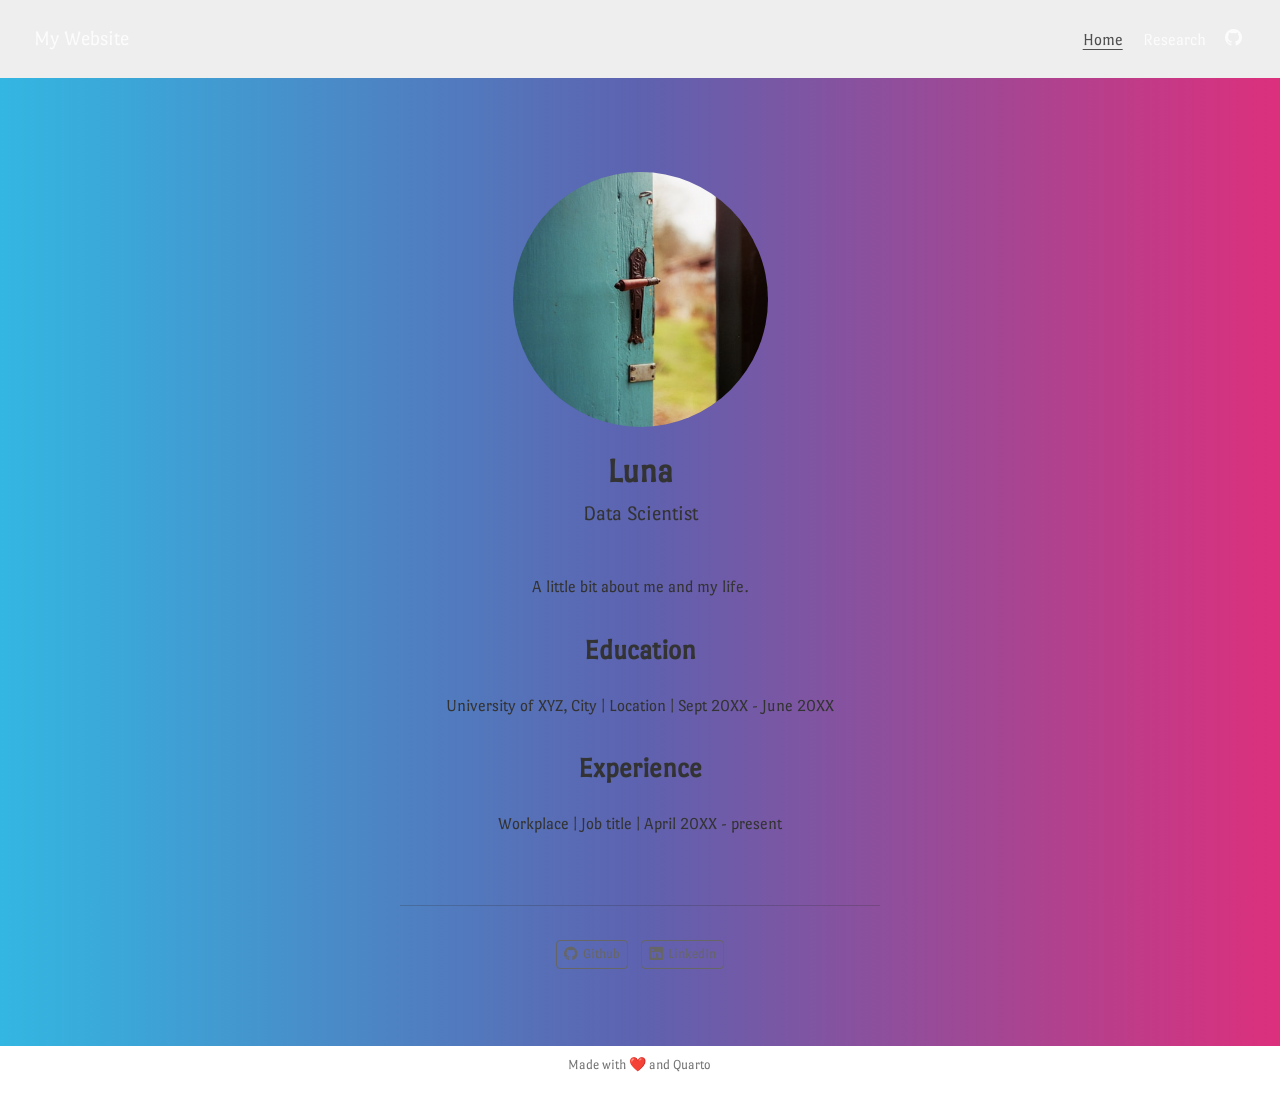
<file: docs/index.html>
<!DOCTYPE html>
<html xmlns="http://www.w3.org/1999/xhtml" lang="en" xml:lang="en"><head>

<meta charset="utf-8">
<meta name="generator" content="quarto-1.8.25">

<meta name="viewport" content="width=device-width, initial-scale=1.0, user-scalable=yes">


<title>Luna – My Website</title>
<style>
code{white-space: pre-wrap;}
span.smallcaps{font-variant: small-caps;}
div.columns{display: flex; gap: min(4vw, 1.5em);}
div.column{flex: auto; overflow-x: auto;}
div.hanging-indent{margin-left: 1.5em; text-indent: -1.5em;}
ul.task-list{list-style: none;}
ul.task-list li input[type="checkbox"] {
  width: 0.8em;
  margin: 0 0.8em 0.2em -1em; /* quarto-specific, see https://github.com/quarto-dev/quarto-cli/issues/4556 */ 
  vertical-align: middle;
}
</style>


<script src="site_libs/quarto-nav/quarto-nav.js"></script>
<script src="site_libs/quarto-nav/headroom.min.js"></script>
<script src="site_libs/clipboard/clipboard.min.js"></script>
<script src="site_libs/quarto-html/quarto.js" type="module"></script>
<script src="site_libs/quarto-html/tabsets/tabsets.js" type="module"></script>
<script src="site_libs/quarto-html/axe/axe-check.js" type="module"></script>
<script src="site_libs/quarto-html/popper.min.js"></script>
<script src="site_libs/quarto-html/tippy.umd.min.js"></script>
<link href="site_libs/quarto-html/tippy.css" rel="stylesheet">
<link href="site_libs/quarto-html/quarto-syntax-highlighting-7b89279ff1a6dce999919e0e67d4d9ec.css" rel="stylesheet" id="quarto-text-highlighting-styles">
<script src="site_libs/bootstrap/bootstrap.min.js"></script>
<link href="site_libs/bootstrap/bootstrap-icons.css" rel="stylesheet">
<link href="site_libs/bootstrap/bootstrap-2663a7a3079272d3e705d0e4dc92ac7b.min.css" rel="stylesheet" append-hash="true" id="quarto-bootstrap" data-mode="light">
<script id="quarto-search-options" type="application/json">{
  "language": {
    "search-no-results-text": "No results",
    "search-matching-documents-text": "matching documents",
    "search-copy-link-title": "Copy link to search",
    "search-hide-matches-text": "Hide additional matches",
    "search-more-match-text": "more match in this document",
    "search-more-matches-text": "more matches in this document",
    "search-clear-button-title": "Clear",
    "search-text-placeholder": "",
    "search-detached-cancel-button-title": "Cancel",
    "search-submit-button-title": "Submit",
    "search-label": "Search"
  }
}</script>


<meta property="og:title" content="Luna – My Website">
<meta property="og:description" content="Data Scientist">
<meta property="og:image" content="profile.jpg">
<meta property="og:site_name" content="My Website">
</head>

<body class="nav-fixed fullcontent quarto-light">

<div id="quarto-search-results"></div>
  <header id="quarto-header" class="headroom fixed-top">
    <nav class="navbar navbar-expand-lg " data-bs-theme="dark">
      <div class="navbar-container container-fluid">
      <div class="navbar-brand-container mx-auto">
    <a href="./index.html" class="navbar-brand navbar-brand-logo">
    </a>
    <a class="navbar-brand" href="./index.html">
    <span class="navbar-title">My Website</span>
    </a>
  </div>
          <button class="navbar-toggler" type="button" data-bs-toggle="collapse" data-bs-target="#navbarCollapse" aria-controls="navbarCollapse" role="menu" aria-expanded="false" aria-label="Toggle navigation" onclick="if (window.quartoToggleHeadroom) { window.quartoToggleHeadroom(); }">
  <span class="navbar-toggler-icon"></span>
</button>
          <div class="collapse navbar-collapse" id="navbarCollapse">
            <ul class="navbar-nav navbar-nav-scroll ms-auto">
  <li class="nav-item">
    <a class="nav-link active" href="./index.html" aria-current="page"> 
<span class="menu-text">Home</span></a>
  </li>  
  <li class="nav-item">
    <a class="nav-link" href="./Research.html"> 
<span class="menu-text">Research</span></a>
  </li>  
</ul>
          </div> <!-- /navcollapse -->
            <div class="quarto-navbar-tools">
    <a href="https://github.com" title="Github" class="quarto-navigation-tool px-1" aria-label="Github"><i class="bi bi-github"></i></a>
</div>
      </div> <!-- /container-fluid -->
    </nav>
</header>
<!-- content -->
<div id="quarto-content" class="quarto-container page-columns page-rows-contents page-layout-article page-navbar">
<!-- sidebar -->
<!-- margin-sidebar -->
    
<!-- main -->
<div class="quarto-about-jolla">
  <img src="profile.jpg" alt="Photo of a door partially open revealing a green landscape" class="about-image
  round " style="height: 15em; width: 15em;">
 <header id="title-block-header" class="quarto-title-block default">
<div class="quarto-title">
<h1 class="title">Luna</h1>
<p class="subtitle lead">Data Scientist</p>
</div>
<div class="quarto-title-meta">
  </div>
</header><main class="content" id="quarto-document-content">
<p>A little bit about me and my life.</p>
<section id="education" class="level2">
<h2 data-anchor-id="education">Education</h2>
<p>University of XYZ, City | Location | Sept 20XX - June 20XX</p>
</section>
<section id="experience" class="level2">
<h2 data-anchor-id="experience">Experience</h2>
<p>Workplace | Job title | April 20XX - present</p>


</section>
</main> 
  <hr class="about-sep">
   <div class="about-links">
  <a href="https://github.com" class="about-link" rel="" target="">
    <i class="bi bi-github"></i>
     <span class="about-link-text">Github</span>
  </a>
  <a href="https://linkedin.com" class="about-link" rel="" target="">
    <i class="bi bi-linkedin"></i>
     <span class="about-link-text">LinkedIn</span>
  </a>
</div>
</div>
 <!-- /main -->
<script id="quarto-html-after-body" type="application/javascript">
  window.document.addEventListener("DOMContentLoaded", function (event) {
    const isCodeAnnotation = (el) => {
      for (const clz of el.classList) {
        if (clz.startsWith('code-annotation-')) {                     
          return true;
        }
      }
      return false;
    }
    const onCopySuccess = function(e) {
      // button target
      const button = e.trigger;
      // don't keep focus
      button.blur();
      // flash "checked"
      button.classList.add('code-copy-button-checked');
      var currentTitle = button.getAttribute("title");
      button.setAttribute("title", "Copied!");
      let tooltip;
      if (window.bootstrap) {
        button.setAttribute("data-bs-toggle", "tooltip");
        button.setAttribute("data-bs-placement", "left");
        button.setAttribute("data-bs-title", "Copied!");
        tooltip = new bootstrap.Tooltip(button, 
          { trigger: "manual", 
            customClass: "code-copy-button-tooltip",
            offset: [0, -8]});
        tooltip.show();    
      }
      setTimeout(function() {
        if (tooltip) {
          tooltip.hide();
          button.removeAttribute("data-bs-title");
          button.removeAttribute("data-bs-toggle");
          button.removeAttribute("data-bs-placement");
        }
        button.setAttribute("title", currentTitle);
        button.classList.remove('code-copy-button-checked');
      }, 1000);
      // clear code selection
      e.clearSelection();
    }
    const getTextToCopy = function(trigger) {
      const outerScaffold = trigger.parentElement.cloneNode(true);
      const codeEl = outerScaffold.querySelector('code');
      for (const childEl of codeEl.children) {
        if (isCodeAnnotation(childEl)) {
          childEl.remove();
        }
      }
      return codeEl.innerText;
    }
    const clipboard = new window.ClipboardJS('.code-copy-button:not([data-in-quarto-modal])', {
      text: getTextToCopy
    });
    clipboard.on('success', onCopySuccess);
    if (window.document.getElementById('quarto-embedded-source-code-modal')) {
      const clipboardModal = new window.ClipboardJS('.code-copy-button[data-in-quarto-modal]', {
        text: getTextToCopy,
        container: window.document.getElementById('quarto-embedded-source-code-modal')
      });
      clipboardModal.on('success', onCopySuccess);
    }
      var localhostRegex = new RegExp(/^(?:http|https):\/\/localhost\:?[0-9]*\//);
      var mailtoRegex = new RegExp(/^mailto:/);
        var filterRegex = new RegExp('/' + window.location.host + '/');
      var isInternal = (href) => {
          return filterRegex.test(href) || localhostRegex.test(href) || mailtoRegex.test(href);
      }
      // Inspect non-navigation links and adorn them if external
     var links = window.document.querySelectorAll('a[href]:not(.nav-link):not(.navbar-brand):not(.toc-action):not(.sidebar-link):not(.sidebar-item-toggle):not(.pagination-link):not(.no-external):not([aria-hidden]):not(.dropdown-item):not(.quarto-navigation-tool):not(.about-link)');
      for (var i=0; i<links.length; i++) {
        const link = links[i];
        if (!isInternal(link.href)) {
          // undo the damage that might have been done by quarto-nav.js in the case of
          // links that we want to consider external
          if (link.dataset.originalHref !== undefined) {
            link.href = link.dataset.originalHref;
          }
        }
      }
    function tippyHover(el, contentFn, onTriggerFn, onUntriggerFn) {
      const config = {
        allowHTML: true,
        maxWidth: 500,
        delay: 100,
        arrow: false,
        appendTo: function(el) {
            return el.parentElement;
        },
        interactive: true,
        interactiveBorder: 10,
        theme: 'quarto',
        placement: 'bottom-start',
      };
      if (contentFn) {
        config.content = contentFn;
      }
      if (onTriggerFn) {
        config.onTrigger = onTriggerFn;
      }
      if (onUntriggerFn) {
        config.onUntrigger = onUntriggerFn;
      }
      window.tippy(el, config); 
    }
    const noterefs = window.document.querySelectorAll('a[role="doc-noteref"]');
    for (var i=0; i<noterefs.length; i++) {
      const ref = noterefs[i];
      tippyHover(ref, function() {
        // use id or data attribute instead here
        let href = ref.getAttribute('data-footnote-href') || ref.getAttribute('href');
        try { href = new URL(href).hash; } catch {}
        const id = href.replace(/^#\/?/, "");
        const note = window.document.getElementById(id);
        if (note) {
          return note.innerHTML;
        } else {
          return "";
        }
      });
    }
    const xrefs = window.document.querySelectorAll('a.quarto-xref');
    const processXRef = (id, note) => {
      // Strip column container classes
      const stripColumnClz = (el) => {
        el.classList.remove("page-full", "page-columns");
        if (el.children) {
          for (const child of el.children) {
            stripColumnClz(child);
          }
        }
      }
      stripColumnClz(note)
      if (id === null || id.startsWith('sec-')) {
        // Special case sections, only their first couple elements
        const container = document.createElement("div");
        if (note.children && note.children.length > 2) {
          container.appendChild(note.children[0].cloneNode(true));
          for (let i = 1; i < note.children.length; i++) {
            const child = note.children[i];
            if (child.tagName === "P" && child.innerText === "") {
              continue;
            } else {
              container.appendChild(child.cloneNode(true));
              break;
            }
          }
          if (window.Quarto?.typesetMath) {
            window.Quarto.typesetMath(container);
          }
          return container.innerHTML
        } else {
          if (window.Quarto?.typesetMath) {
            window.Quarto.typesetMath(note);
          }
          return note.innerHTML;
        }
      } else {
        // Remove any anchor links if they are present
        const anchorLink = note.querySelector('a.anchorjs-link');
        if (anchorLink) {
          anchorLink.remove();
        }
        if (window.Quarto?.typesetMath) {
          window.Quarto.typesetMath(note);
        }
        if (note.classList.contains("callout")) {
          return note.outerHTML;
        } else {
          return note.innerHTML;
        }
      }
    }
    for (var i=0; i<xrefs.length; i++) {
      const xref = xrefs[i];
      tippyHover(xref, undefined, function(instance) {
        instance.disable();
        let url = xref.getAttribute('href');
        let hash = undefined; 
        if (url.startsWith('#')) {
          hash = url;
        } else {
          try { hash = new URL(url).hash; } catch {}
        }
        if (hash) {
          const id = hash.replace(/^#\/?/, "");
          const note = window.document.getElementById(id);
          if (note !== null) {
            try {
              const html = processXRef(id, note.cloneNode(true));
              instance.setContent(html);
            } finally {
              instance.enable();
              instance.show();
            }
          } else {
            // See if we can fetch this
            fetch(url.split('#')[0])
            .then(res => res.text())
            .then(html => {
              const parser = new DOMParser();
              const htmlDoc = parser.parseFromString(html, "text/html");
              const note = htmlDoc.getElementById(id);
              if (note !== null) {
                const html = processXRef(id, note);
                instance.setContent(html);
              } 
            }).finally(() => {
              instance.enable();
              instance.show();
            });
          }
        } else {
          // See if we can fetch a full url (with no hash to target)
          // This is a special case and we should probably do some content thinning / targeting
          fetch(url)
          .then(res => res.text())
          .then(html => {
            const parser = new DOMParser();
            const htmlDoc = parser.parseFromString(html, "text/html");
            const note = htmlDoc.querySelector('main.content');
            if (note !== null) {
              // This should only happen for chapter cross references
              // (since there is no id in the URL)
              // remove the first header
              if (note.children.length > 0 && note.children[0].tagName === "HEADER") {
                note.children[0].remove();
              }
              const html = processXRef(null, note);
              instance.setContent(html);
            } 
          }).finally(() => {
            instance.enable();
            instance.show();
          });
        }
      }, function(instance) {
      });
    }
        let selectedAnnoteEl;
        const selectorForAnnotation = ( cell, annotation) => {
          let cellAttr = 'data-code-cell="' + cell + '"';
          let lineAttr = 'data-code-annotation="' +  annotation + '"';
          const selector = 'span[' + cellAttr + '][' + lineAttr + ']';
          return selector;
        }
        const selectCodeLines = (annoteEl) => {
          const doc = window.document;
          const targetCell = annoteEl.getAttribute("data-target-cell");
          const targetAnnotation = annoteEl.getAttribute("data-target-annotation");
          const annoteSpan = window.document.querySelector(selectorForAnnotation(targetCell, targetAnnotation));
          const lines = annoteSpan.getAttribute("data-code-lines").split(",");
          const lineIds = lines.map((line) => {
            return targetCell + "-" + line;
          })
          let top = null;
          let height = null;
          let parent = null;
          if (lineIds.length > 0) {
              //compute the position of the single el (top and bottom and make a div)
              const el = window.document.getElementById(lineIds[0]);
              top = el.offsetTop;
              height = el.offsetHeight;
              parent = el.parentElement.parentElement;
            if (lineIds.length > 1) {
              const lastEl = window.document.getElementById(lineIds[lineIds.length - 1]);
              const bottom = lastEl.offsetTop + lastEl.offsetHeight;
              height = bottom - top;
            }
            if (top !== null && height !== null && parent !== null) {
              // cook up a div (if necessary) and position it 
              let div = window.document.getElementById("code-annotation-line-highlight");
              if (div === null) {
                div = window.document.createElement("div");
                div.setAttribute("id", "code-annotation-line-highlight");
                div.style.position = 'absolute';
                parent.appendChild(div);
              }
              div.style.top = top - 2 + "px";
              div.style.height = height + 4 + "px";
              div.style.left = 0;
              let gutterDiv = window.document.getElementById("code-annotation-line-highlight-gutter");
              if (gutterDiv === null) {
                gutterDiv = window.document.createElement("div");
                gutterDiv.setAttribute("id", "code-annotation-line-highlight-gutter");
                gutterDiv.style.position = 'absolute';
                const codeCell = window.document.getElementById(targetCell);
                const gutter = codeCell.querySelector('.code-annotation-gutter');
                gutter.appendChild(gutterDiv);
              }
              gutterDiv.style.top = top - 2 + "px";
              gutterDiv.style.height = height + 4 + "px";
            }
            selectedAnnoteEl = annoteEl;
          }
        };
        const unselectCodeLines = () => {
          const elementsIds = ["code-annotation-line-highlight", "code-annotation-line-highlight-gutter"];
          elementsIds.forEach((elId) => {
            const div = window.document.getElementById(elId);
            if (div) {
              div.remove();
            }
          });
          selectedAnnoteEl = undefined;
        };
          // Handle positioning of the toggle
      window.addEventListener(
        "resize",
        throttle(() => {
          elRect = undefined;
          if (selectedAnnoteEl) {
            selectCodeLines(selectedAnnoteEl);
          }
        }, 10)
      );
      function throttle(fn, ms) {
      let throttle = false;
      let timer;
        return (...args) => {
          if(!throttle) { // first call gets through
              fn.apply(this, args);
              throttle = true;
          } else { // all the others get throttled
              if(timer) clearTimeout(timer); // cancel #2
              timer = setTimeout(() => {
                fn.apply(this, args);
                timer = throttle = false;
              }, ms);
          }
        };
      }
        // Attach click handler to the DT
        const annoteDls = window.document.querySelectorAll('dt[data-target-cell]');
        for (const annoteDlNode of annoteDls) {
          annoteDlNode.addEventListener('click', (event) => {
            const clickedEl = event.target;
            if (clickedEl !== selectedAnnoteEl) {
              unselectCodeLines();
              const activeEl = window.document.querySelector('dt[data-target-cell].code-annotation-active');
              if (activeEl) {
                activeEl.classList.remove('code-annotation-active');
              }
              selectCodeLines(clickedEl);
              clickedEl.classList.add('code-annotation-active');
            } else {
              // Unselect the line
              unselectCodeLines();
              clickedEl.classList.remove('code-annotation-active');
            }
          });
        }
    const findCites = (el) => {
      const parentEl = el.parentElement;
      if (parentEl) {
        const cites = parentEl.dataset.cites;
        if (cites) {
          return {
            el,
            cites: cites.split(' ')
          };
        } else {
          return findCites(el.parentElement)
        }
      } else {
        return undefined;
      }
    };
    var bibliorefs = window.document.querySelectorAll('a[role="doc-biblioref"]');
    for (var i=0; i<bibliorefs.length; i++) {
      const ref = bibliorefs[i];
      const citeInfo = findCites(ref);
      if (citeInfo) {
        tippyHover(citeInfo.el, function() {
          var popup = window.document.createElement('div');
          citeInfo.cites.forEach(function(cite) {
            var citeDiv = window.document.createElement('div');
            citeDiv.classList.add('hanging-indent');
            citeDiv.classList.add('csl-entry');
            var biblioDiv = window.document.getElementById('ref-' + cite);
            if (biblioDiv) {
              citeDiv.innerHTML = biblioDiv.innerHTML;
            }
            popup.appendChild(citeDiv);
          });
          return popup.innerHTML;
        });
      }
    }
  });
  </script>
</div> <!-- /content -->
<footer class="footer">
  <div class="nav-footer">
    <div class="nav-footer-left">
      &nbsp;
    </div>   
    <div class="nav-footer-center">
<p>Made with ❤️ and Quarto</p>
</div>
    <div class="nav-footer-right">
      &nbsp;
    </div>
  </div>
</footer>




</body></html>
</file>
<file: docs/site_libs/quarto-html/tippy.css>
.tippy-box[data-animation=fade][data-state=hidden]{opacity:0}[data-tippy-root]{max-width:calc(100vw - 10px)}.tippy-box{position:relative;background-color:#333;color:#fff;border-radius:4px;font-size:14px;line-height:1.4;white-space:normal;outline:0;transition-property:transform,visibility,opacity}.tippy-box[data-placement^=top]>.tippy-arrow{bottom:0}.tippy-box[data-placement^=top]>.tippy-arrow:before{bottom:-7px;left:0;border-width:8px 8px 0;border-top-color:initial;transform-origin:center top}.tippy-box[data-placement^=bottom]>.tippy-arrow{top:0}.tippy-box[data-placement^=bottom]>.tippy-arrow:before{top:-7px;left:0;border-width:0 8px 8px;border-bottom-color:initial;transform-origin:center bottom}.tippy-box[data-placement^=left]>.tippy-arrow{right:0}.tippy-box[data-placement^=left]>.tippy-arrow:before{border-width:8px 0 8px 8px;border-left-color:initial;right:-7px;transform-origin:center left}.tippy-box[data-placement^=right]>.tippy-arrow{left:0}.tippy-box[data-placement^=right]>.tippy-arrow:before{left:-7px;border-width:8px 8px 8px 0;border-right-color:initial;transform-origin:center right}.tippy-box[data-inertia][data-state=visible]{transition-timing-function:cubic-bezier(.54,1.5,.38,1.11)}.tippy-arrow{width:16px;height:16px;color:#333}.tippy-arrow:before{content:"";position:absolute;border-color:transparent;border-style:solid}.tippy-content{position:relative;padding:5px 9px;z-index:1}
</file>
<file: docs/site_libs/quarto-html/quarto-syntax-highlighting-7b89279ff1a6dce999919e0e67d4d9ec.css>
/* quarto syntax highlight colors */
:root {
  --quarto-hl-ot-color: #003B4F;
  --quarto-hl-at-color: #657422;
  --quarto-hl-ss-color: #20794D;
  --quarto-hl-an-color: #5E5E5E;
  --quarto-hl-fu-color: #4758AB;
  --quarto-hl-st-color: #20794D;
  --quarto-hl-cf-color: #003B4F;
  --quarto-hl-op-color: #5E5E5E;
  --quarto-hl-er-color: #AD0000;
  --quarto-hl-bn-color: #AD0000;
  --quarto-hl-al-color: #AD0000;
  --quarto-hl-va-color: #111111;
  --quarto-hl-bu-color: inherit;
  --quarto-hl-ex-color: inherit;
  --quarto-hl-pp-color: #AD0000;
  --quarto-hl-in-color: #5E5E5E;
  --quarto-hl-vs-color: #20794D;
  --quarto-hl-wa-color: #5E5E5E;
  --quarto-hl-do-color: #5E5E5E;
  --quarto-hl-im-color: #00769E;
  --quarto-hl-ch-color: #20794D;
  --quarto-hl-dt-color: #AD0000;
  --quarto-hl-fl-color: #AD0000;
  --quarto-hl-co-color: #5E5E5E;
  --quarto-hl-cv-color: #5E5E5E;
  --quarto-hl-cn-color: #8f5902;
  --quarto-hl-sc-color: #5E5E5E;
  --quarto-hl-dv-color: #AD0000;
  --quarto-hl-kw-color: #003B4F;
}

/* other quarto variables */
:root {
  --quarto-font-monospace: SFMono-Regular, Menlo, Monaco, Consolas, "Liberation Mono", "Courier New", monospace;
}

/* syntax highlight based on Pandoc's rules */
pre > code.sourceCode > span {
  color: #003B4F;
}

code.sourceCode > span {
  color: #003B4F;
}

div.sourceCode,
div.sourceCode pre.sourceCode {
  color: #003B4F;
}

/* Normal */
code span {
  color: #003B4F;
}

/* Alert */
code span.al {
  color: #AD0000;
  font-style: inherit;
}

/* Annotation */
code span.an {
  color: #5E5E5E;
  font-style: inherit;
}

/* Attribute */
code span.at {
  color: #657422;
  font-style: inherit;
}

/* BaseN */
code span.bn {
  color: #AD0000;
  font-style: inherit;
}

/* BuiltIn */
code span.bu {
  font-style: inherit;
}

/* ControlFlow */
code span.cf {
  color: #003B4F;
  font-weight: bold;
  font-style: inherit;
}

/* Char */
code span.ch {
  color: #20794D;
  font-style: inherit;
}

/* Constant */
code span.cn {
  color: #8f5902;
  font-style: inherit;
}

/* Comment */
code span.co {
  color: #5E5E5E;
  font-style: inherit;
}

/* CommentVar */
code span.cv {
  color: #5E5E5E;
  font-style: italic;
}

/* Documentation */
code span.do {
  color: #5E5E5E;
  font-style: italic;
}

/* DataType */
code span.dt {
  color: #AD0000;
  font-style: inherit;
}

/* DecVal */
code span.dv {
  color: #AD0000;
  font-style: inherit;
}

/* Error */
code span.er {
  color: #AD0000;
  font-style: inherit;
}

/* Extension */
code span.ex {
  font-style: inherit;
}

/* Float */
code span.fl {
  color: #AD0000;
  font-style: inherit;
}

/* Function */
code span.fu {
  color: #4758AB;
  font-style: inherit;
}

/* Import */
code span.im {
  color: #00769E;
  font-style: inherit;
}

/* Information */
code span.in {
  color: #5E5E5E;
  font-style: inherit;
}

/* Keyword */
code span.kw {
  color: #003B4F;
  font-weight: bold;
  font-style: inherit;
}

/* Operator */
code span.op {
  color: #5E5E5E;
  font-style: inherit;
}

/* Other */
code span.ot {
  color: #003B4F;
  font-style: inherit;
}

/* Preprocessor */
code span.pp {
  color: #AD0000;
  font-style: inherit;
}

/* SpecialChar */
code span.sc {
  color: #5E5E5E;
  font-style: inherit;
}

/* SpecialString */
code span.ss {
  color: #20794D;
  font-style: inherit;
}

/* String */
code span.st {
  color: #20794D;
  font-style: inherit;
}

/* Variable */
code span.va {
  color: #111111;
  font-style: inherit;
}

/* VerbatimString */
code span.vs {
  color: #20794D;
  font-style: inherit;
}

/* Warning */
code span.wa {
  color: #5E5E5E;
  font-style: italic;
}

.prevent-inlining {
  content: "</";
}

/*# sourceMappingURL=3944bc705cfaf4c80e56f77c5205168a.css.map */
</file>
